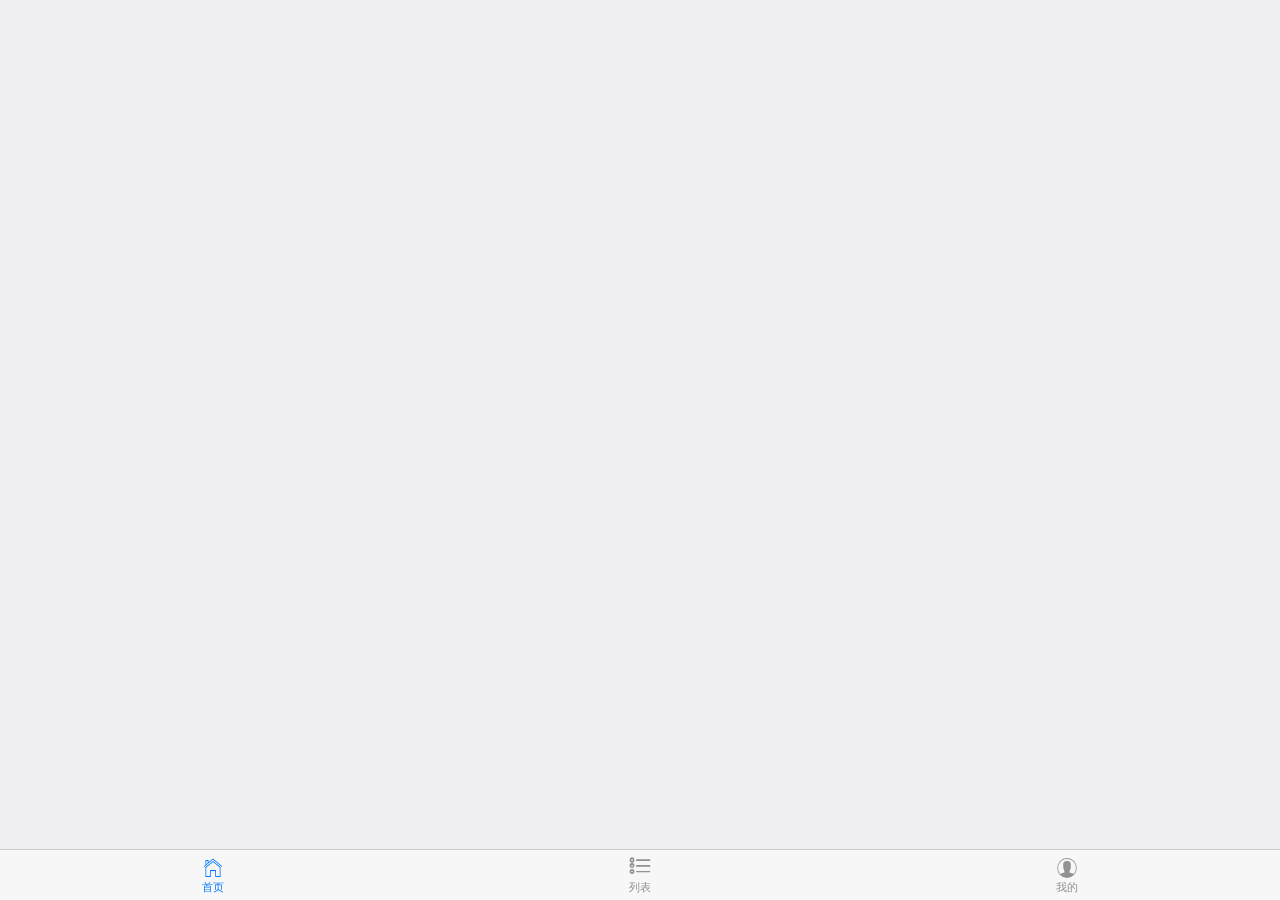
<file: hybrid-app/index.html>
<!DOCTYPE html>
<html>

	<head>
		<meta charset="utf-8">
		<title>Hello MUI</title>
		<meta name="viewport" content="width=device-width, initial-scale=1,maximum-scale=1,user-scalable=no">
		<meta name="apple-mobile-web-app-capable" content="yes">
		<meta name="apple-mobile-web-app-status-bar-style" content="black">

		<link rel="stylesheet" href="./css/mui.min.css">
		<style>
			html,
			body {
				background-color: #efeff4;
			}
		</style>
	</head>

	<body>
		
		<nav class="mui-bar mui-bar-tab">
			<a id="defaultTab" class="mui-tab-item mui-active" href="main.html">
				<span class="mui-icon mui-icon-home"></span>
				<span class="mui-tab-label">首页</span>
			</a>
			<a class="mui-tab-item" href="list.html">
				<span class="mui-icon mui-icon-list"></span>
				<span class="mui-tab-label">列表</span>
			</a>
			<a class="mui-tab-item" href="mine.html">
				<span class="mui-icon mui-icon-contact"></span>
				<span class="mui-tab-label">我的</span>
			</a>
			
		</nav>
		<script src="./js/mui.min.js"></script>
		<script type="text/javascript" charset="utf-8">
			//mui初始化   蒙！
			//根据变量名、方法名猜测用处
			//没有看懂的，先放过。结合使用情况才来判断
			//如果碰到能查阅api一定要马上查阅
			//要发散思维，根据较小的部分获取较大量的信息
			
			//初始化，一般情况下可以在这个init里传入一些参数实现初始化的配置
			mui.init();	
			
			// 子页面们 ，里面存放的是路径、名字
			var subpages = ['main.html', 'list.html', 'mine.html'];

			//子窗口的样式 ！！！
			var subpage_style = {				
				top: '0px',
				bottom: '51px',
			};

			if ( mui.os.ios ) {
				subpage_style.bounce = 'vertical'
			}

		

			//用来记录，都哪些界面已经以动画的形式显示过了
			var aniShow = {};
			
						
			//创建子页面，首个选项卡页面显示，其它均隐藏；
			// plusReady里的回调函数会在plus准备好的时候执行（当我们在真机运行的时候）
			mui.plusReady(function() {
				plus.navigator.setStatusBarStyle('light');
				//控制只能竖屏
				plus.screen.lockOrientation("portrait-primary"); 
				//获取当前的窗口，其实也就是主窗口
				var self = plus.webview.currentWebview();
				//创建子页面
				for (var i = 0; i < subpages.length; i++) {
					//?????
					var temp = {};
					//创建子窗口， url， id， styles
					var sub = plus.webview.create('./pages/'+subpages[i], subpages[i], subpage_style);
					
					if (i > 0) {//不是第一个
						//使其隐藏
						// 如果我们创建窗口，创建之后窗口自动显示
						sub.hide();
					}else{//第一个
						temp[subpages[i]] = "true";
//						{
//							'main.html':"true"
//						}
						// $.extend Object.assign
						mui.extend(aniShow,temp);
//						{
//							'main.html': 'true'
//						}
					}
					//放入到主窗口
					self.append(sub);
				}
				
			});
			 //当前激活选项
			var activeTab = subpages[0];//main.html
			
//			var title = document.getElementById("title");
			 //选项卡点击事件 事件委托
			 //点击底部的a标签的时候
			mui('.mui-bar-tab').on('tap', 'a', function(e) {
				//找到这个a标签所对应的要切换的webview里面页面的地址
				var targetTab = this.getAttribute('href');//main.html list.html
				//如果要跳转已经是当前的了，那就不做任何操作了
				if (targetTab == activeTab) {
					return;
				}
				//更换标题
//				title.innerHTML = this.querySelector('.mui-tab-label').innerHTML;
				
				//显示目标选项卡
				//若为iOS平台或非首次显示，则直接显示
				
				//如果是ios，直接显示，没有动画，如果是Android，只有首次显示的时候会有动画
				if(mui.os.ios||aniShow[targetTab]){
					plus.webview.show(targetTab);//直接显示！
				}else{
					//否则，使用fade-in动画，且保存变量
					var temp = {};
					temp[targetTab] = "true";
					mui.extend(aniShow,temp);					
					plus.webview.show(targetTab,"fade-in",300);//使用动画的形式去显示
				}
				
				//隐藏当前;
				plus.webview.hide(activeTab);
				//更改当前活跃的选项卡
				activeTab = targetTab;
			});
			 //自定义事件，模拟点击“首页选项卡”
			document.addEventListener('gohome', function() {
				var defaultTab = document.getElementById("defaultTab");
				//模拟首页点击
				mui.trigger(defaultTab, 'tap');
				//切换选项卡高亮
				var current = document.querySelector(".mui-bar-tab>.mui-tab-item.mui-active");
				if (defaultTab !== current) {
					current.classList.remove('mui-active');
					defaultTab.classList.add('mui-active');
				}
			});
		</script>
	</body>

</html>
</file>
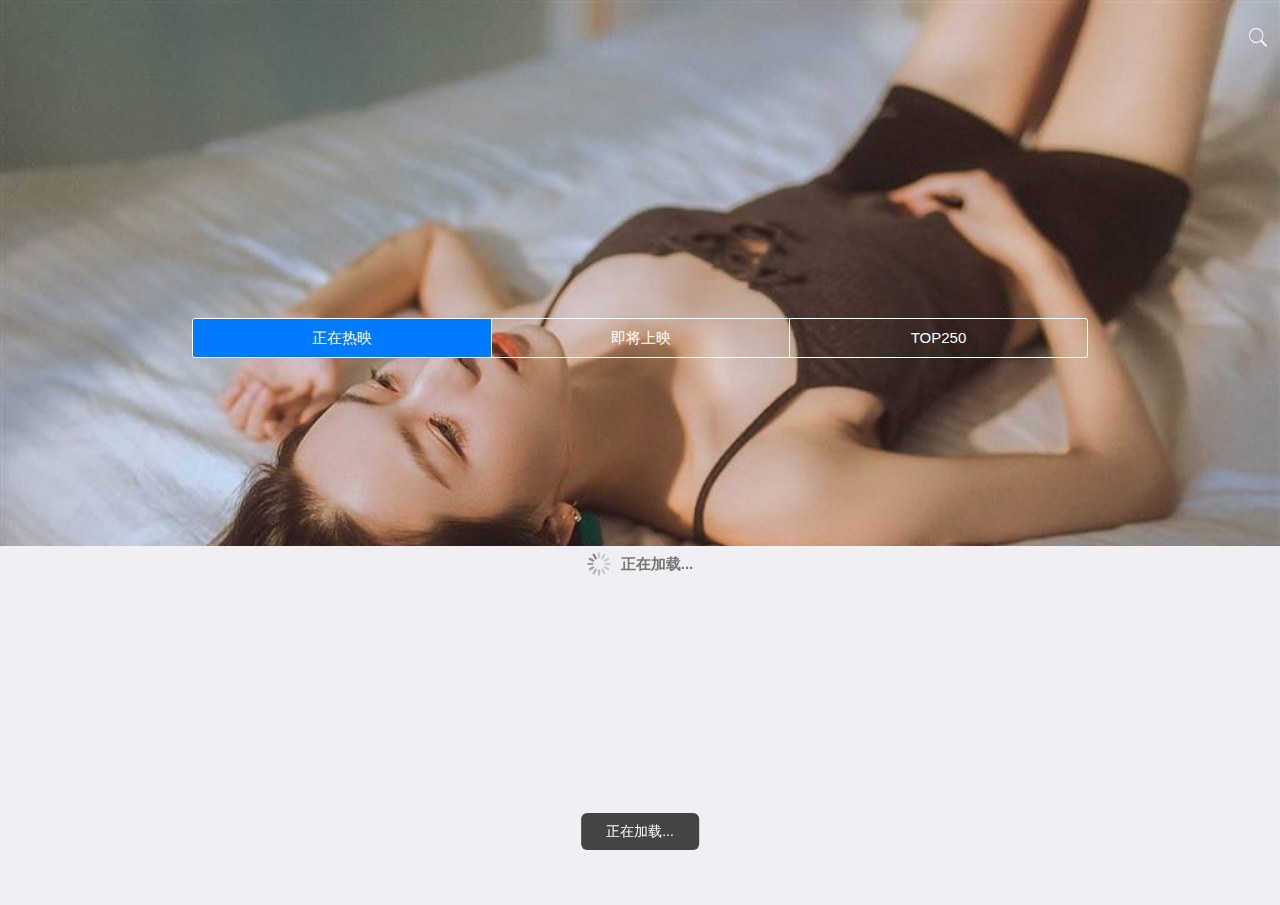
<file: hybrid-app/pages/list.html>
<!doctype html>
<html>

	<head>
		<meta charset="UTF-8">
		<title></title>
		<meta name="viewport" content="width=device-width,initial-scale=1,minimum-scale=1,maximum-scale=1,user-scalable=no" />
		<link href="../css/mui.min.css" rel="stylesheet" />
	</head>
	<script type="text/javascript">
		document.documentElement.style.fontSize = document.documentElement.clientWidth / 3.75 + 'px'
		window.onresize = function  () {
			document.documentElement.style.fontSize = document.documentElement.clientWidth / 3.75 + 'px'
		}
	</script>
	<style type="text/css">
		.header-box .control-group {
			position: absolute;
			width: 70%;
			left: 15%;
			bottom: 0.55rem;
			border-color: #fff;
		}
		.header-box .mui-control-item {
			color: #fff;
		    border-color: #fff;
		    border-left: 1px solid #fff;
		}
		
		
	</style>
	<body>
		<div class="header-box">
			<div class="bg-box"></div>
			<header class="mui-bar mui-bar-nav common-header">
			    <a class="search mui-icon mui-icon-search mui-pull-right"></a>
			</header>
			<div class="mui-segmented-control control-group">
				<a data-type = "in_theaters" class="mui-control-item mui-active" >正在热映</a>
				<a data-type = "coming_soon" class="mui-control-item" >即将上映</a>
				<a data-type = "top250" class="mui-control-item" >TOP250</a>
			</div>
		</div>
		
		<script src="../js/mui.min.js"></script>
		<script type="text/javascript">
			
			mui.init({
				gestureConfig:{//开始手势监听
					doubletap:true//监听双击
				},
				subpages:[{//配置子页面
					url:'list-content.html',
					id:'list-content.html',
					styles:{
						top: RemReturnPixel(1.6),
						bottom: '0px',
					}
				}]
			});
		
//			var contentWebview = null;
//			document.querySelector('header').addEventListener('doubletap',function () {
//				if(contentWebview==null){
//					contentWebview = plus.webview.currentWebview().children()[0];
//				}
//				//
//				contentWebview.evalJS("mui('#pullrefresh').pullRefresh().scrollTo(0,0,100)");
//			});
			
			
			
			
			//点击类型按钮，触发list-content的事件来切换类型
			let contentWebview = null
			let activeType = 'in_theaters'
			mui('.control-group').on('tap', 'a', function(){
				let targetType = this.getAttribute('data-type')
				if ( targetType === activeType ) {
					return 
				}
				if ( !contentWebview ) {
					contentWebview = plus.webview.getWebviewById('list-content.html')
				}
				//可以去触发其他窗口的事件
				//要触发的窗口，触发什么事件，传参数
				mui.fire( contentWebview, 'change-type', { type: targetType } )
				activeType = targetType			
			})
			
			
			//点击按钮打开搜索页
			mui('.common-header').on('tap', '.mui-icon-search', function (e) {
				mui.openWindow({
				    url:'search.html',
				    id:'search.html',
				    styles:{
				      top:'0px',//新页面顶部位置
				      bottom:'0px',//新页面底部位置
				    },
				    waiting:{
				      autoShow:false,//自动显示等待框，默认为true
				    }
				})
			})
			
			
		</script>
	</body>

</html>
</file>
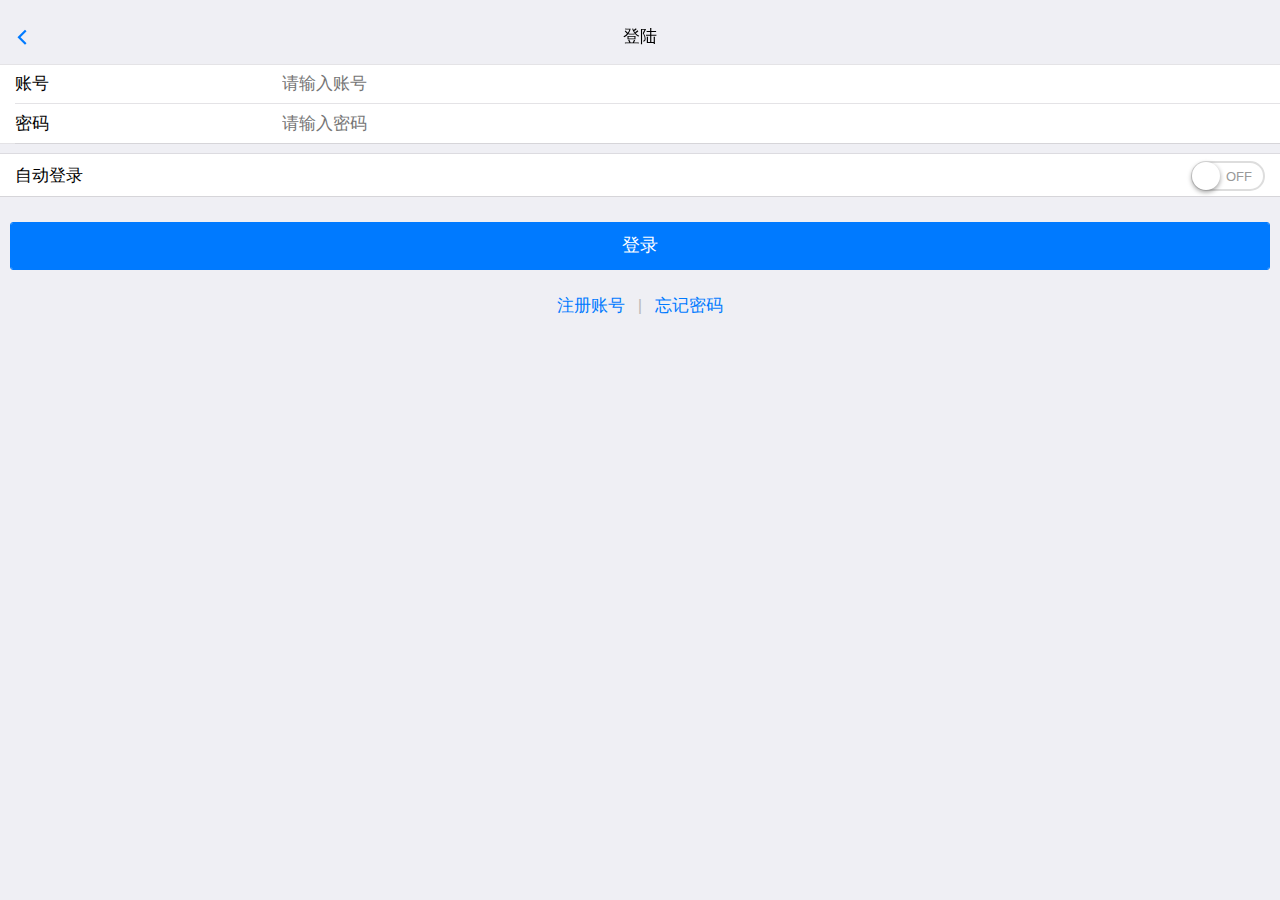
<file: hybrid-app/pages/login.html>
<!DOCTYPE html>
<html class="ui-page-login">

	<head>
		<meta charset="utf-8">
		<meta name="viewport" content="width=device-width,initial-scale=1,minimum-scale=1,maximum-scale=1,user-scalable=no" />
		<title></title>
		<link href="../css/mui.min.css" rel="stylesheet" />
		<style>
			.ui-page-login,
			body {
				width: 100%;
				height: 100%;
				margin: 0px;
				padding: 0px;
			}
			.mui-content{height: 100%;}
			.area {
				margin: 20px auto 0px auto;
			}
			
			.mui-input-group {
				margin-top: 10px;
			}
			
			.mui-input-group:first-child {
				margin-top: 20px;
			}
			
			.mui-input-group label {
				width: 22%;
			}
			
			.mui-input-row label~input,
			.mui-input-row label~select,
			.mui-input-row label~textarea {
				width: 78%;
			}
			
			.mui-checkbox input[type=checkbox],
			.mui-radio input[type=radio] {
				top: 6px;
			}
			
			.mui-content-padded {
				margin-top: 25px;
			}
			
			.mui-btn {
				padding: 10px;
			}
			
			.link-area {
				display: block;
				margin-top: 25px;
				text-align: center;
			}
			
			.spliter {
				color: #bbb;
				padding: 0px 8px;
			}
			
			.oauth-area {
				position: absolute;
				bottom: 20px;
				left: 0px;
				text-align: center;
				width: 100%;
				padding: 0px;
				margin: 0px;
			}
			
			.oauth-area .oauth-btn {
				display: inline-block;
				width: 50px;
				height: 50px;
				background-size: 30px 30px;
				background-position: center center;
				background-repeat: no-repeat;
				margin: 0px 20px;
				/*-webkit-filter: grayscale(100%); */
				border: solid 1px #ddd;
				border-radius: 25px;
			}
			
			.oauth-area .oauth-btn:active {
				border: solid 1px #aaa;
			}
			
			.oauth-area .oauth-btn.disabled {
				background-color: #ddd;
			}
		</style>

	</head>

	<body>
		<header class="mui-bar mui-bar-nav common-header">
		    <a class="mui-action-back mui-icon mui-icon-left-nav mui-pull-left"></a>
		    <h1 class="mui-title">登陆</h1>
		</header>
		<div class="mui-content">
			<form id='login-form' class="mui-input-group">
				<div class="mui-input-row">
					<label>账号</label>
					<input id='account' type="text" class="mui-input-clear mui-input" placeholder="请输入账号">
				</div>
				<div class="mui-input-row">
					<label>密码</label>
					<input id='password' type="password" class="mui-input-clear mui-input" placeholder="请输入密码">
				</div>
			</form>
			<form class="mui-input-group">
				<ul class="mui-table-view mui-table-view-chevron">
					<li class="mui-table-view-cell">
						自动登录
						<div id="autoLogin" class="mui-switch">
							<div class="mui-switch-handle"></div>
						</div>
					</li>
				</ul>
			</form>
			<div class="mui-content-padded">
				<button id='login' class="mui-btn mui-btn-block mui-btn-primary">登录</button>
				<div class="link-area"><a id='reg'>注册账号</a> <span class="spliter">|</span> <a id='forgetPassword'>忘记密码</a>
				</div>
			</div>
			<div class="mui-content-padded oauth-area">

			</div>
		</div>
		<script src="../js/mui.min.js"></script>
		<script src="../js/zepto_1.1.3.js" type="text/javascript" charset="utf-8"></script>
		<script src="../js/app.js"></script>
		<script>
			(function($, doc) {// $:mui  doc: document
						
				$.init();
				
				$.plusReady(function() {
					//控制只能竖屏
					plus.screen.lockOrientation("portrait-primary");
					
//					//获取了一些本地的配置信息
//					var settings = app.getSettings();
//					//获取到了一些本地存储的状态
//					var state = app.getState();
					
					//想要使用的第三方登陆的按钮们
					var authBtns = ['qihoo', 'weixin', 'sinaweibo', 'qq']; //配置业务支持的第三方登录
					
					//存放三方登陆服务信息
					var auths = {};
					
					//存放第三方登陆按钮的容器
					var oauthArea = doc.querySelector('.oauth-area');
					
			
					//获取到的就是我们能够使用的，配置好的 登陆授权服务
					plus.oauth.getServices(function(services) {
						//services： 能够属于的服务列表 数组
						for (var i in services) {
							var service = services[i];//某一个服务
							auths[service.id] = service;
							
							//如果我们想用的能用的话
							if (~authBtns.indexOf(service.id)) {
								// 判断应用是否安装了
								var isInstalled = app.isInstalled(service.id);
								//创建按钮，放入页面中
								var btn = document.createElement('div');
								//如果微信未安装，则为不启用状态
								btn.setAttribute('class', 'oauth-btn' + (!isInstalled && service.id === 'weixin' ? (' disabled') : ''));
								btn.authId = service.id;
								btn.style.backgroundImage = 'url("../images/' + service.id + '.png")'
								oauthArea.appendChild(btn);
							}
						}
						//给按钮添加点击事情
						$(oauthArea).on('tap', '.oauth-btn', function() {
							if (this.classList.contains('disabled')) {
								plus.nativeUI.toast('您尚未安装微信客户端');
								return;
							}
							//找见对应的服务
							var auth = auths[this.authId];
							//显示等待框
							var waiting = plus.nativeUI.showWaiting();
							//进行登陆
							
							auth.login(function() {//如果登陆成功
								//关闭等待框
								waiting.close();
								plus.nativeUI.toast("登录认证成功");
								//可以获取到用户信息
								auth.getUserInfo(function() {
									plus.nativeUI.toast("获取用户信息成功");
									//将用户信息存入到本地存储中
									
									localStorage.userInfo = JSON.stringify(auth.userInfo)
									//触发mine的事件，使其去获取最新的数据
									let main = plus.webview.getWebviewById('mine.html')
									mui.fire(main, 'logined')
									//关闭login
									plus.webview.currentWebview().close()
									
								}, function(e) {
									plus.nativeUI.toast("获取用户信息失败：" + e.message);
								});
								
							}, function(e) {//如果失败的话
								waiting.close();
								plus.nativeUI.toast("登录认证失败：" + e.message);
							});
						});
					}, function(e) {
						oauthArea.style.display = 'none';
						plus.nativeUI.toast("获取登录认证失败：" + e.message);
					});
					
				});
			}(mui, document));
		</script>
	</body>

</html>
</file>
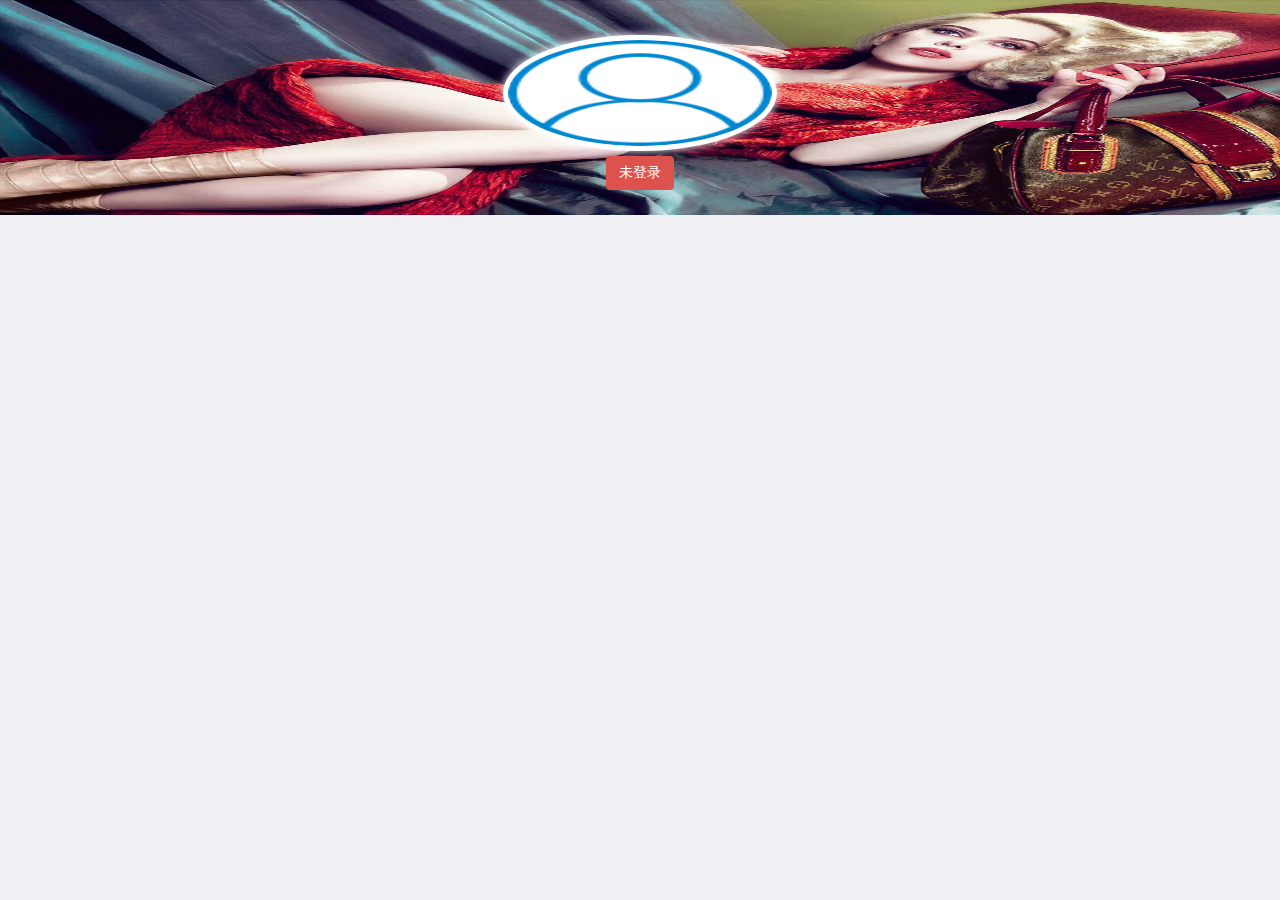
<file: hybrid-app/pages/mine.html>
<!doctype html>
<html>

	<head>
		<meta charset="UTF-8">
		<title></title>
		<meta name="viewport" content="width=device-width,initial-scale=1,minimum-scale=1,maximum-scale=1,user-scalable=no" />
		<link href="../css/mui.min.css" rel="stylesheet" />
	</head>
	<script type="text/javascript">
		document.documentElement.style.fontSize = document.documentElement.clientWidth / 3.75 + 'px'
		window.onresize = function  () {
			document.documentElement.style.fontSize = document.documentElement.clientWidth / 3.75 + 'px'
		}
	</script>
	<style>
		.info-box {
			height: 215px;
			position: relative;
		}
		.info-box .bg-box {
			position: absolute;left: 0;top: 0;
			width: 100%;height: 100%;
			background-image: url(../images/black.jpeg);
			background-size: 100% 100%;
			filter:blur(0px);
		}
		.info-content {
			padding: 35px 0px 20px;
			height: 100%;
			position: relative;z-index: 999;
			display: flex;
			flex-flow: column;justify-content: space-around;align-items: center;
		}
		.head-img-box {
			width: 0.8rem;height: 0.8rem;
			border-radius: 50%;
			overflow: hidden;
			background: #fff;
			border:5px solid #fff;
			box-shadow: 0px 0px 10px #fff;
		}
		.head-img-box img {
			width: 100%;height: 100%;
		}
	</style>
	<body>
		<div class="info-box">
			<div class="bg-box"></div>
			<div class="info-content">
				<div class="head-img-box">
					<img  src="../images/user-photo.png" alt="" />
				</div>
				<h5>
					<div class="user-info mui-hidden">
						<button class=" username  mui-btn mui-btn-default">ergou</button>
						<button class=" exit mui-btn mui-btn-success">注销</button>
					</div>
					<div class="login-box">
						<button class="mui-btn mui-btn-danger">未登录</button>
					</div>
				</h5>
			</div>
		</div>
		<script src="../js/mui.min.js"></script>
		<script src="../js/zepto_1.1.3.js" type="text/javascript" charset="utf-8"></script>
		<script type="text/javascript">
			
			
			(function  (app) {
				
				
				
			
				app.init = function() {
					mui.init()
					this.addEvent()
					this.checkLogin()
				}
				
				app.addEvent = function () {//添加事件
					mui('.login-box').on('tap', 'button', this.turnLoginWebview)
					mui('.user-info').on('tap', '.exit', this.exit.bind(this))
					mui('.head-img-box').on('tap', 'img', this.changeHeadImg.bind(this))
					window.addEventListener('logined', function  () {
						app.afterLoginHandler()
					})
				}
				//打开登陆窗口
				app.turnLoginWebview = function () {
					mui.openWindow({
						url: 'login.html',
						id: 'login.html',
						styles: { top: '0px', bottom: '0px' }
					})
				}
				app.getUserInfo = function () {//获取登陆信息
					let userInfo = localStorage.userInfo?JSON.parse(localStorage.userInfo): null
					return userInfo
				}
				
				app.checkLogin = function  () {//检测登陆
					let userInfo = this.getUserInfo()
					if ( !userInfo ) {//没有登陆
						app.beforeLoginHandler()
					}else {//登陆
						app.afterLoginHandler(userInfo)
					}
				}
				
				app.afterLoginHandler = function  (info) {//登陆后的操作
					let userInfo = info
					if ( !userInfo ) {
						userInfo = this.getUserInfo()
					}
					$('.head-img-box img').prop('src', userInfo.headimgurl)
					$('.user-info').removeClass('mui-hidden').find('.username').text(userInfo.nickname || userInfo.name)
					
					$('.login-box').addClass('mui-hidden')
				}
				app.beforeLoginHandler = function  () {//登录前的操作
					$('.head-img-box img').prop('src', '../images/user-photo.png')
					$('.login-box').removeClass('mui-hidden')
					
					$('.user-info').addClass('mui-hidden')
				}
				
				app.exit = function  () { //注销
					localStorage.removeItem('userInfo')
					this.beforeLoginHandler()
				}
				
				app.changeHeadImg = function  () {//点击头像更改头像
					let userInfo = this.getUserInfo()
					if ( !userInfo ) {//如果没登陆就去登陆
						plus.nativeUI.confirm( '请登陆后再试试', (e) => {
							if( e.index === 0 ) this.turnLoginWebview();							
						}, {"title":"提示",
			"buttons":["登陆","取消"]});
						return false;
					}
					//如果登陆了，选择从相机或者相册中修改头像
					//actionSheets上面的按钮
					var actionbuttons=[{title:"拍照"},{title:"相册"}];
					var actionstyle={cancel:"取消",buttons:actionbuttons};
					plus.nativeUI.actionSheet(actionstyle, function(e){
						switch ( e.index ) {
							case 1: app.captureImageChangeHead() ;break;//拍照
							case 2: app.choiceByGalleryChangeHead() ;break;//从相册选取
							default: break;
						}
					});
				}
				
				app.captureImageChangeHead  = function () {//拍照函数					
					var cmr = plus.camera.getCamera();//获取摄像头
					//获得相机支持的某种分辨率和格式
					var res = cmr.supportedImageResolutions[0];
					var fmt = cmr.supportedImageFormats[0];
					//拍照
					cmr.captureImage( function( path ){ 
							app.movePictureToHead(path)
						},
						{resolution:res,format:fmt}
					);					
				}
				app.choiceByGalleryChangeHead  = function () {//从相册选取					
					plus.gallery.pick(function(path){//选取到图片然后处理
						app.movePictureToHead(path)
					})					
				}
				
				
		
				//将获取的图片路径放到页面中
				app.movePictureToHead = function(path){
					//会根据路径找见对应的文件路径
					plus.io.resolveLocalFileSystemURL(path, function(entry) { 
						//真正的图片路径
		                var s = entry.toLocalURL() + "?version=" + new Date().getTime(); 	                		                    
						
						//uploadHead(s); /*上传图片*/
						
						//更改头像
						$(".head-img-box img").prop('src',s)
						
						//同步本地存储里的头像
						let userInfo = app.getUserInfo()					
						userInfo.headimgurl = s;					
						localStorage.userInfo = JSON.stringify(userInfo)
						//震动
						plus.device.vibrate( 5000 );
						
		            });
				}
				
				app.init()
				
			})(window.app = {})
			
			
		</script>
	</body>

</html>
</file>
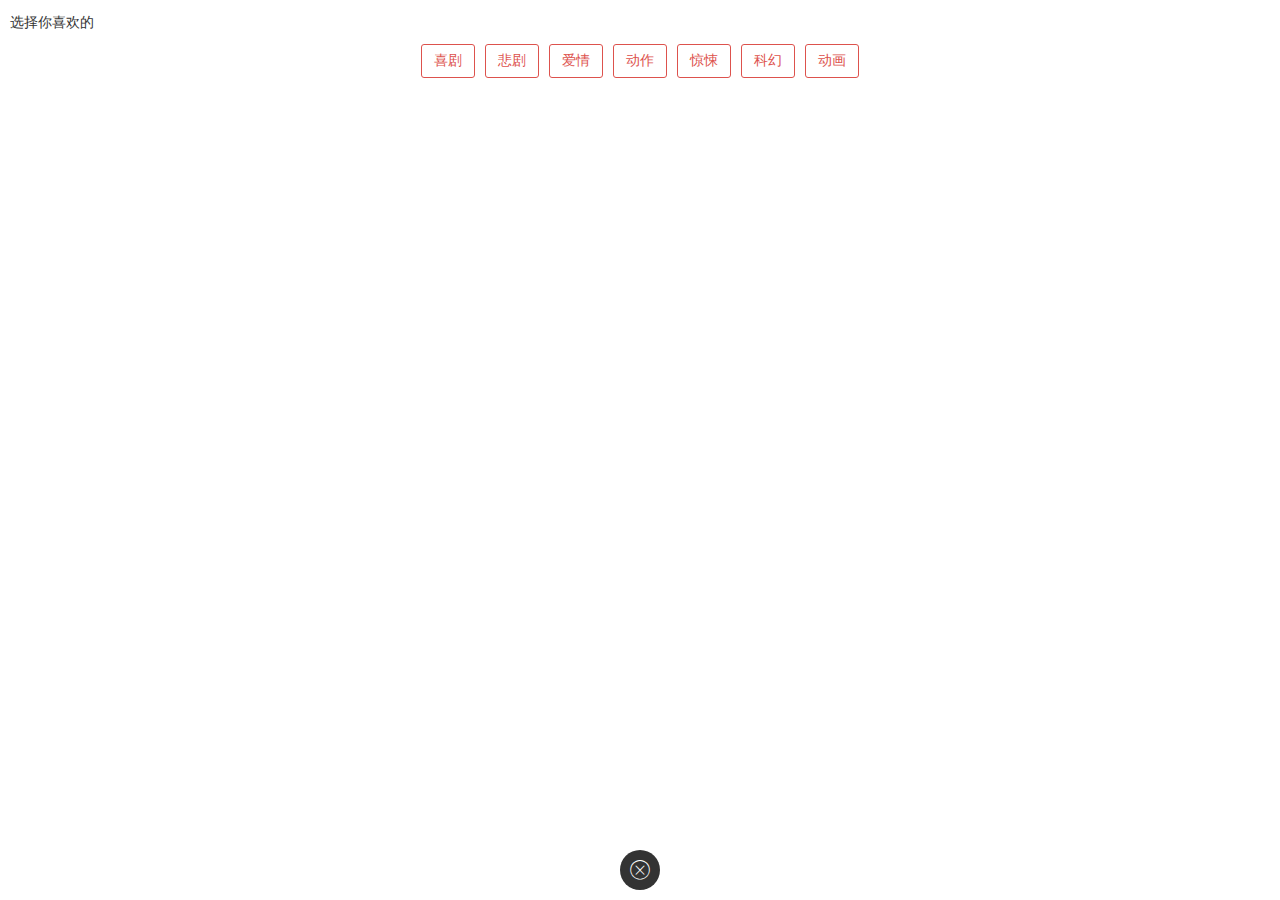
<file: hybrid-app/pages/search-tag.html>
<!doctype html>
<html>

	<head>
		<meta charset="UTF-8">
		<title></title>
		<meta name="viewport" content="width=device-width,initial-scale=1,minimum-scale=1,maximum-scale=1,user-scalable=no" />
		<link href="../css/mui.min.css" rel="stylesheet" />
	</head>
	<style>
		body{
			background: #fff;
		}
		.content {
			padding: 10px;
			position: absolute;left:0;right: 0;top: 0;bottom: 0;margin: auto;
		}
		.content .title {
			color: #333;
			font-size: 14px;
		}
		.close {
			width: 40px;
			height: 40px;
			background: #333;
			display: flex;justify-content: center;align-items: center;
			color: #fff;
			border-radius: 50%;
			font-size: 40px;
			position: absolute;
			left: 0;right: 0;margin-left: auto;margin-right: auto;
			bottom: 10px;
		}
		
		.btn-box {
			padding: 10px 0px;
			display: flex;justify-content: center;
			flex-wrap: wrap;
		}
		.btn-box .mui-btn {
			margin: 0px 5px 5px;
		}
	</style>
	<body>
		
		<div class="content">
			<h5 class="title">
				选择你喜欢的
			</h5>
			<div class="btn-box">
				<button 
					@tap = "changeTag(tag)"
					v-for = "(tag, i) in tags" :key = "i"
				 	type="button" class="mui-btn mui-btn-danger "
				 	:class = "{'mui-btn-outlined': (activeTag !== tag)}"
				 >{{tag}}</button>
			</div>
			<div @tap = "closeTag" class="close">
				<i class="mui-icon mui-icon-close"></i>
			</div>
		</div>
		
		
		<script src="../js/mui.min.js"></script>
		<script src="../js/vue.min.js" type="text/javascript" charset="utf-8"></script>
		<script type="text/javascript">
			
			new Vue({
				el: '.content',
				data: {
					tags: ['喜剧','悲剧','爱情','动作','惊悚','科幻','动画'],
					activeTag: ''
				},
				created () {
					mui.init()
					//在这里，接收webview被传递进来的参数，从窗口对象上哪
					let self = plus.webview.currentWebview()
					this.activeTag = self.tag
				},
				methods: {
					changeTag (tag) {//更改类型
						this.activeTag = tag
						if ( !this.containerWebview ) {
							this.containerWebview = plus.webview.getWebviewById('search.html')
						}
						mui.fire(this.containerWebview, 'change-tag', {tag: tag})
					},
					closeTag () {//控制关闭窗口
						if ( !this.containerWebview ) {
							this.containerWebview = plus.webview.getWebviewById('search.html')
						}
						mui.fire(this.containerWebview, 'close-tag')
					}
				}
				
			})
		</script>
	</body>

</html>
</file>
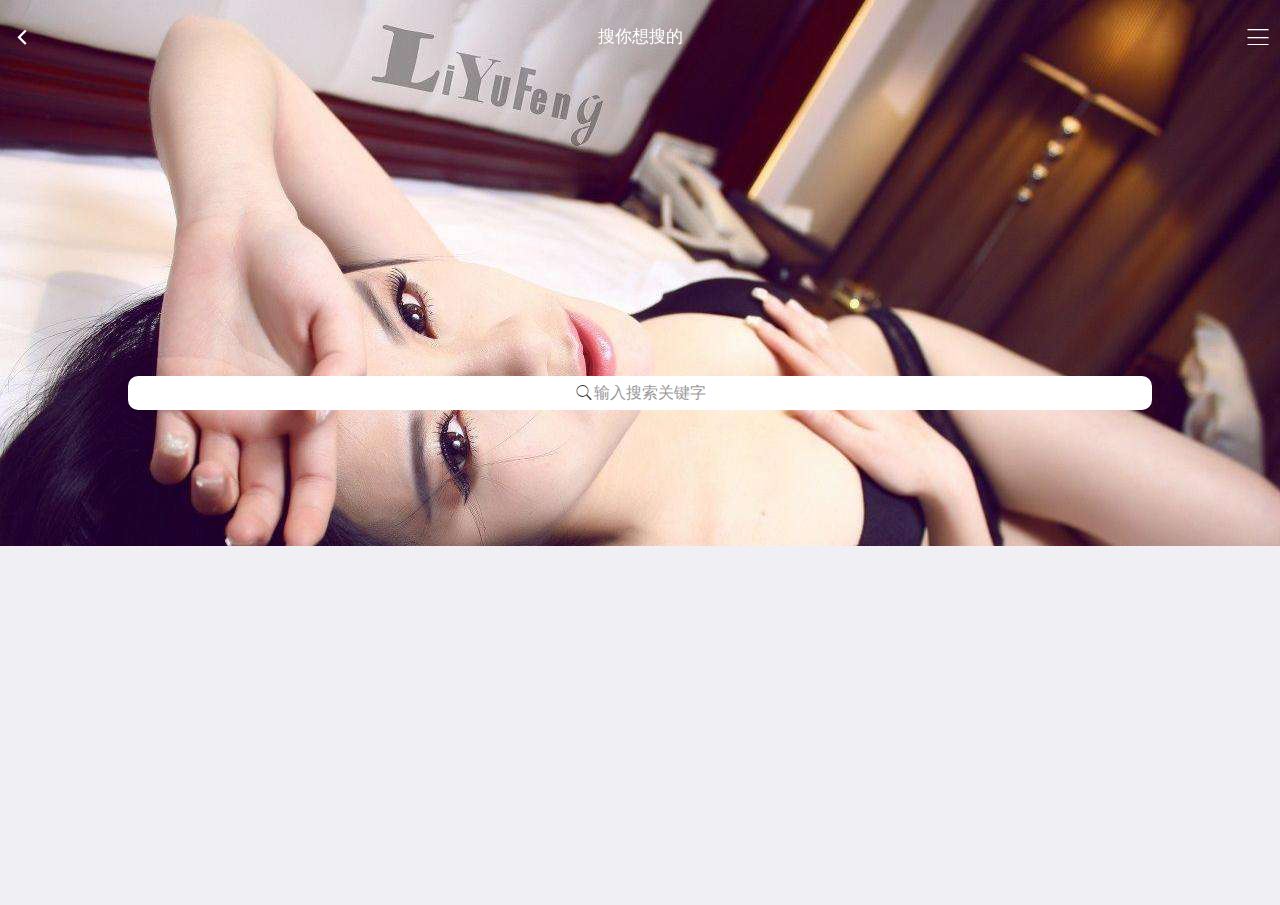
<file: hybrid-app/pages/search.html>
<!doctype html>
<html>

	<head>
		<meta charset="UTF-8">
		<title></title>
		<meta name="viewport" content="width=device-width,initial-scale=1,minimum-scale=1,maximum-scale=1,user-scalable=no" />
		<link href="../css/mui.min.css" rel="stylesheet" />
	</head>
	<script type="text/javascript">
		document.documentElement.style.fontSize = document.documentElement.clientWidth / 3.75 + 'px'
		window.onresize = function  () {
			document.documentElement.style.fontSize = document.documentElement.clientWidth / 3.75 + 'px'
		}
	</script>
	<style type="text/css">
		
		.header-box .bg-box {
			background-image: url(../images/search-header-bg.jpg);
		}
		.header-box h1 {
			color: #fff;
		}
		
		.form {
			width: 80%;
			position: absolute;left: 10%; bottom: .4rem;
			border-radius: 10px;
			height: 34px;
		}
		
		.mui-input-group:after{
			
			visibility: hidden;
		}
		.mui-input-group:before{
			
			visibility: hidden;
		}
		.mui-search:after{
			background: none;
		}
		.mui-search:before{
			background: none;
		}
		.mui-input-group .mui-input-row:after{
			height:0px;
		}
	</style>
	<body>
		<div class="header-box">
			<div class="bg-box"></div>
			<header class="mui-bar mui-bar-nav common-header">
			    <a class="mui-action-back mui-icon mui-icon-left-nav mui-pull-left"></a>
			    <a @tap = "openTag" class="tag mui-icon mui-icon-bars mui-pull-right"></a>
			    <h1 class="mui-title">搜你想搜的</h1>
			</header>
			
			<form @submit.prevent = "search" class="mui-input-group form">
			    <div class="mui-input-row mui-search">
				    <input ref="inp" v-model = "q" type="search" class="mui-input-clear" placeholder="输入搜索关键字">
				</div>
			</form>
		</div>
		
		<script src="../js/mui.min.js"></script>
		<script src="../js/vue.min.js" type="text/javascript" charset="utf-8"></script>
		<script type="text/javascript">
			
			new Vue ({
				el: '.header-box',
				data: {
					q: '',tag: ''
				},
				contentWebview: null,
				self: null,
				created () {
					mui.init({
						subpages: [
							{
								url: 'search-content.html',
								id: 'search-content.html',
								styles: {
									top: RemReturnPixel(1.6),
									bottom: '0px',
									zindex:1
								}
								
							}
						]
					})
					//点击遮罩
					let self = this.getSelf()
					self.addEventListener('maskClick', () => {
						this.closeTag()
					})
					
					window.addEventListener("close-tag", this.closeTag )
					window.addEventListener("change-tag", this.changeTag )
				},
				methods: {
					search () {
						let { q } = this
						//触发search-content窗口的change-word事件
						if ( !this.$options.contentWebview ) {
							this.$options.contentWebview = plus.webview.getWebviewById('search-content.html')
						}
						mui.fire(this.$options.contentWebview, 'change-word', {type: 'q', value: q})
						//搜索完成使input失去焦点，这样的话键盘就会消失
						this.$refs.inp.blur()
						this.tag = ''//防止search-tag接收到tag
					},
					changeTag (e) {//等待search-tag触发
						this.tag = e.detail.tag
						if ( !this.$options.contentWebview ) {
							this.$options.contentWebview = plus.webview.getWebviewById('search-content.html')
						}
						mui.fire(this.$options.contentWebview, 'change-word', {type: 'tag', value: this.tag})
						this.q = ''
						
						setTimeout(() => {//切换类型后，关闭类型窗口
							this.closeTag()
						}, 150)
						
					},
					getSelf () {//获取当前窗口对象
						if ( !this.$options.self ) {
							this.$options.self = plus.webview.currentWebview()
						}
						return this.$options.self
					},
					showMask () {//控制遮罩的
						let self = this.getSelf()
						//设置主窗口的遮罩
						let opacity = 0
						self.setStyle({
							mask: 'rgba(0,0,0,'+opacity+')'
						})
						let timer = setInterval(( ) => {
							opacity+=0.1;
							self.setStyle({
								mask: 'rgba(0,0,0,'+opacity+')'
							})
							if ( opacity >=0.5 ) {
								clearInterval(timer)
							}
						},30)
						
					},
					openTag () {
						this.showMask()
						this.tagWebview = mui.openWindow({
						    url:'search-tag.html',
						    id:'search-tag.html',
						    styles:{
						      top:setTopByHeight(200),//新页面顶部位置
						      bottom:'0px',//新页面底部位置
						      zindex:2
						    },
						    extras: { tag: this.tag },//把当前的类型传过去
						    show: {
						    	aniShow:'slide-in-bottom',
						    	duration:200
						    },
						    waiting:{
						      autoShow:false,//自动显示等待框，默认为true
						    }
						})
					},
					closeTag () {
						let self = this.getSelf()
						this.tagWebview.close()
						mui.later(() => {
							self.setStyle({
								mask: 'none'
							})
						}, 210)
					}
				}
			})
			
		
			
		</script>
	</body>

</html>
</file>
